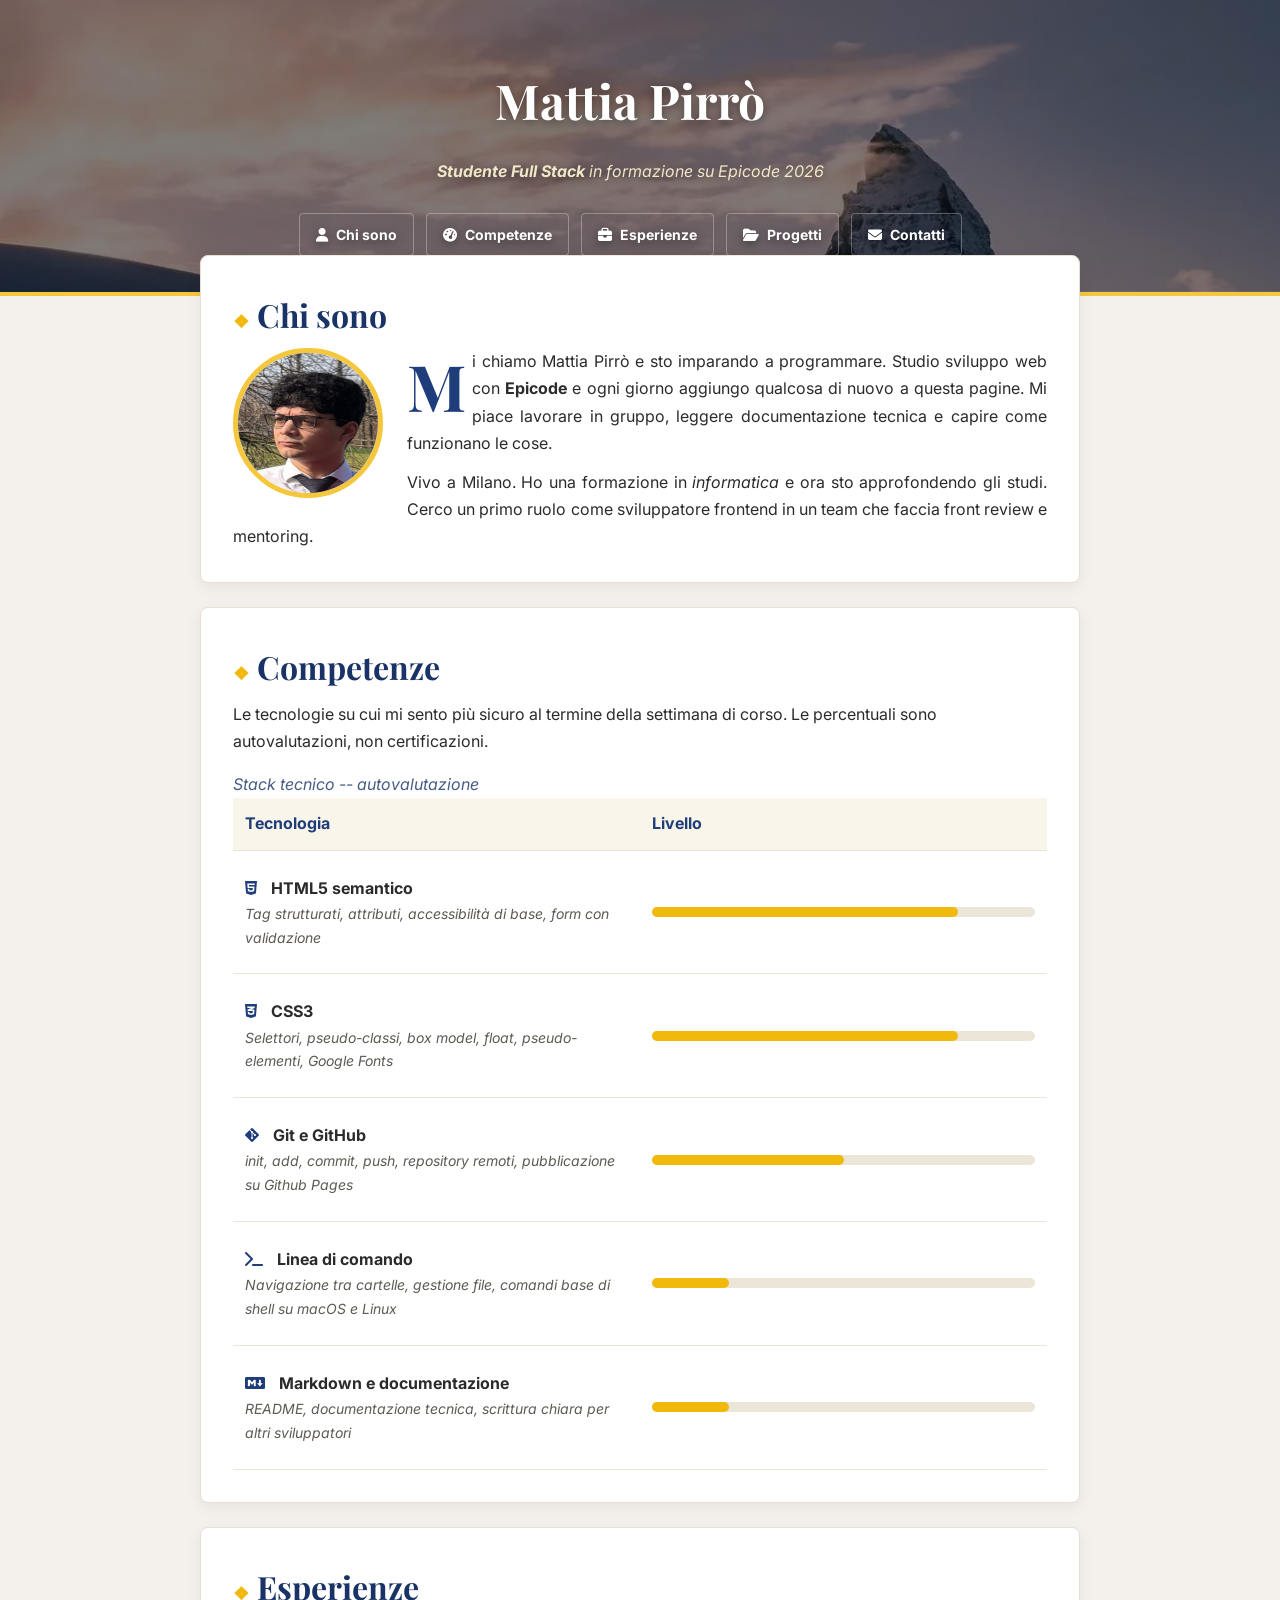
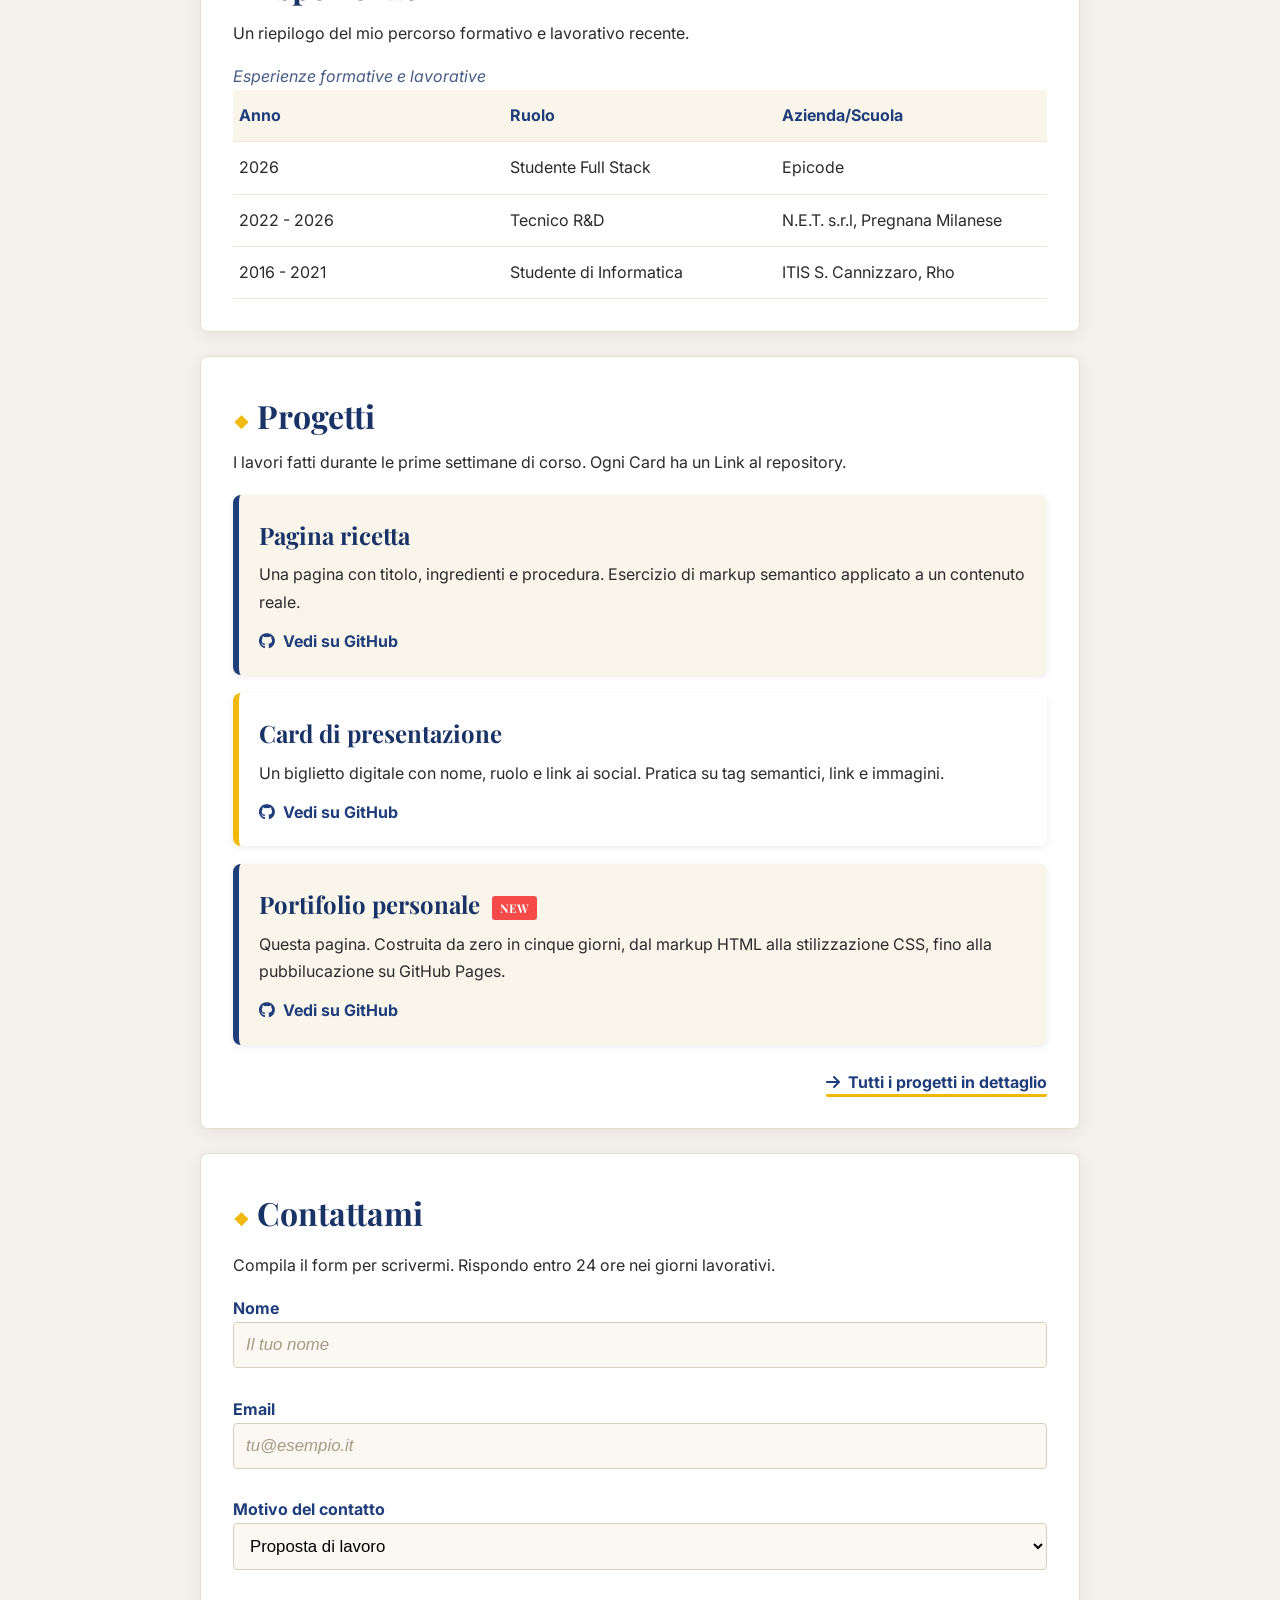
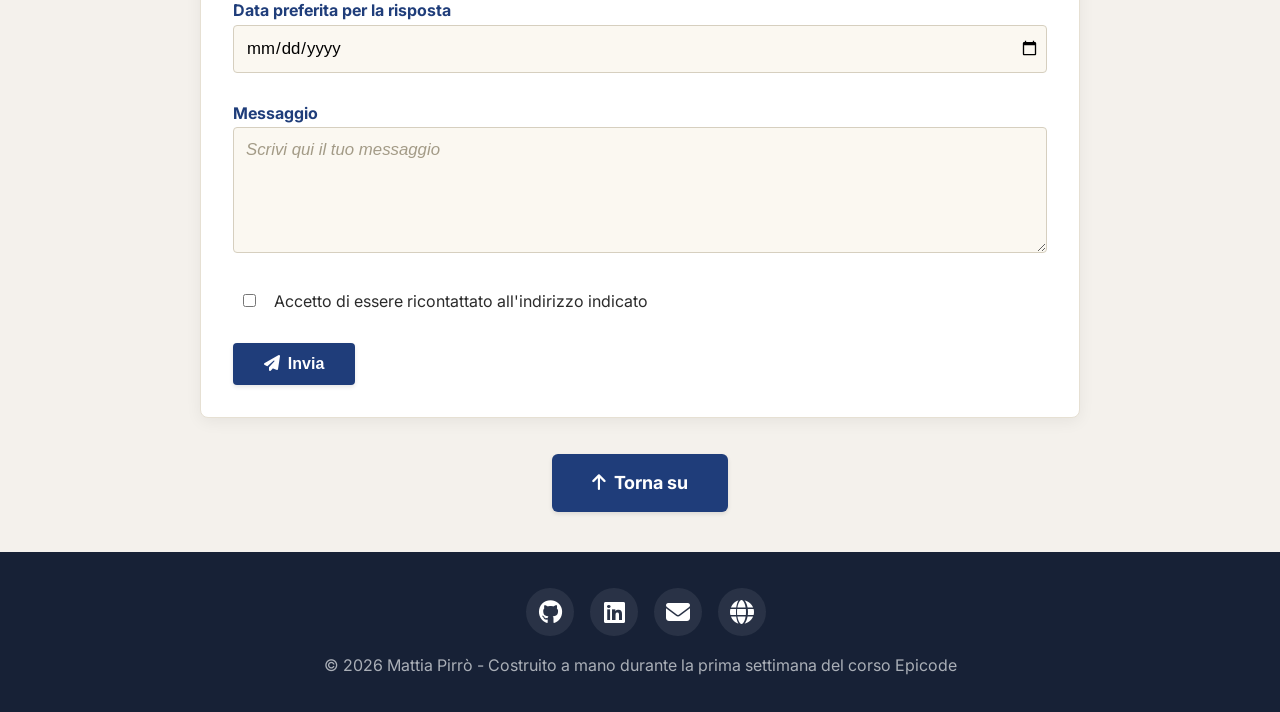
<file: index.html>
<!DOCTYPE html>
<html lang="it">

<head>
    <meta charset="UTF-8">
    <meta http-equiv="X-UA-Compatible" content="IE-edge">
    <meta name="viewport" content="width=device-width, initial-scale=1.0">
    <title>PROJECT WEEK 1</title>
    <link rel="stylesheet" href="assets/style.css">
    <link rel="stylesheet" href="https://cdnjs.cloudflare.com/ajax/libs/font-awesome/6.5.1/css/all.min.css">
</head>

<body>
    <header id="site-header">
        <h1>Mattia Pirrò</h1>
        <p class="tagline"><strong>Studente Full Stack </strong>in formazione su Epicode 2026</p>
        <nav>
            <ul>
                <li>
                    <a href="#chiSono" target="blank"><i class="fa-solid fa-user"></i>Chi sono</a>
                </li>
                <li>
                    <a href="#competenze" target="blank"><i class="fa-solid fa-gauge-high"></i>Competenze</a>
                </li>
                <li>
                    <a href="#esperienze" target="blank"><i class="fa-solid fa-briefcase"></i>Esperienze</a>
                </li>
                <li>
                    <a href="#progetti" target="blank"><i class="fa-solid fa-folder-open"></i>Progetti</a>
                </li>
                <li>
                    <a href="#contattami" target="blank"><i class="fa-solid fa-envelope"></i>Contatti</a>
                </li>
            </ul>
        </nav>
    </header>
    <main>
        <section id="chiSono">
            <h2>Chi sono</h2>
            <figure>
                <img src="./assets/mattia-pirro.jpg" alt="Foto Profilo" class="avatar">
            </figure>
            <p id="primo-paragrafo">Mi chiamo Mattia Pirrò e sto imparando a programmare. Studio sviluppo web con
                <strong>Epicode</strong>
                e ogni giorno aggiungo qualcosa di nuovo a questa pagine. Mi piace lavorare in gruppo, leggere
                documentazione tecnica e capire come funzionano le cose.
            </p>
            <p id="secondo-paragrafo">Vivo a Milano. Ho una formazione in <em>informatica</em> e ora sto approfondendo
                gli studi. Cerco un primo
                ruolo come sviluppatore frontend in un team che faccia front review e mentoring.</p>
        </section>
        <section id="competenze">
            <h2>Competenze</h2>
            <p>Le tecnologie su cui mi sento più sicuro al termine della settimana di corso. Le percentuali sono
                autovalutazioni, non certificazioni.</p>
            <table>
                <caption>Stack tecnico -- autovalutazione</caption>
                <thead>
                    <tr>
                        <th>Tecnologia</th>
                        <th>Livello</th>
                    </tr>
                </thead>
                <tbody>
                    <tr>
                        <td>
                            <h4><i class="fa-brands fa-html5"></i>HTML5 semantico</h4>
                            <p>Tag strutturati, attributi, accessibilità di base, form con validazione</p>
                        </td>
                        <td>
                            <div class="contenitore">
                                <div class="autovalutazione" id="primo"></div>
                            </div>
                        </td>
                    </tr>
                    <tr>
                        <td>
                            <h4><i class="fa-brands fa-css3-alt"></i>CSS3</h4>
                            <p>Selettori, pseudo-classi, box model, float, pseudo-elementi, Google Fonts</p>
                        </td>
                        <td>
                            <div class="contenitore">
                                <div class="autovalutazione" id="secondo"></div>
                            </div>
                        </td>
                    </tr>
                    <tr>
                        <td>
                            <h4><i class="fa-brands fa-git-alt"></i>Git e GitHub</h4>
                            <p>init, add, commit, push, repository remoti, pubblicazione su Github Pages</p>
                        </td>
                        <td>
                            <div class="contenitore">
                                <div class="autovalutazione" id="terzo"></div>
                            </div>
                        </td>
                    </tr>
                    <tr>
                        <td>
                            <h4><i class="fa-solid fa-terminal"></i>Linea di comando</h4>
                            <p>Navigazione tra cartelle, gestione file, comandi base di shell su macOS e Linux</p>
                        </td>
                        <td>
                            <div class="contenitore">
                                <div class="autovalutazione" id="quarto"></div>
                            </div>
                        </td>
                    </tr>
                    <tr>
                        <td>
                            <h4><i class="fa-brands fa-markdown"></i>Markdown e documentazione</h4>
                            <p>README, documentazione tecnica, scrittura chiara per altri sviluppatori</p>
                        </td>
                        <td>
                            <div class="contenitore">
                                <div class="autovalutazione" id="quinto"></div>
                            </div>
                        </td>
                    </tr>
                </tbody>
            </table>
        </section>
        <section id="esperienze">
            <h2>Esperienze</h2>
            <p>Un riepilogo del mio percorso formativo e lavorativo recente.</p>
            <table>
                <caption class="caption">Esperienze formative e lavorative</caption>
                <thead>
                    <tr>
                        <th scope="col">Anno</th>
                        <th scope="col">Ruolo</th>
                        <th scope="col">Azienda/Scuola</th>
                    </tr>
                </thead>
                <tbody>
                    <tr>
                        <td>2026</td>
                        <td>Studente Full Stack</td>
                        <td>Epicode</td>
                    </tr>
                    <tr>
                        <td>2022 - 2026</td>
                        <td>Tecnico R&D</td>
                        <td>N.E.T. s.r.l, Pregnana Milanese</td>
                    </tr>
                    <tr>
                        <td>2016 - 2021</td>
                        <td>Studente di Informatica</td>
                        <td>ITIS S. Cannizzaro, Rho</td>
                    </tr>
                </tbody>
            </table>
        </section>
        <section id="progetti">
            <h2>Progetti</h2>
            <p>I lavori fatti durante le prime settimane di corso. Ogni Card ha un Link al repository.</p>
            <article class="project">
                <h3>Pagina ricetta</h3>
                <p>Una pagina con titolo, ingredienti e procedura. Esercizio di markup semantico applicato a un
                    contenuto
                    reale.</p>
                <a href="javascript:void(0)" target="blank"><i class="fa-brands fa-github"></i>Vedi su GitHub</a>
            </article>
            <article class="project">
                <h3>Card di presentazione</h3>
                <p>Un biglietto digitale con nome, ruolo e link ai social. Pratica su tag semantici, link e immagini.
                </p>
                <a href="javascript:void(0)" target="blank"><i class="fa-brands fa-github"></i>Vedi su GitHub</a>
            </article>
            <article class="project">
                <h3>Portifolio personale</h3>
                <p>Questa pagina. Costruita da zero in cinque giorni, dal markup HTML alla stilizzazione CSS, fino alla
                    pubbilucazione su GitHub Pages.</p>
                <a href="https://github.com/mattia-pirro/PROGETTO-SETTIMANA-1" target="blank"><i
                        class="fa-brands fa-github"></i>Vedi su GitHub</a>
            </article>
            <div id="link-container">
                <a id="link-progetti" href="progetti.html" target="blank"><i class="fa-solid fa-arrow-right"></i>Tutti
                    i progetti in dettaglio</a>
            </div>
        </section>
        <section id="contattami">
            <form action="#">
                <h2>Contattami</h2>
                <p>Compila il form per scrivermi. Rispondo entro 24 ore nei giorni lavorativi.</p>
                <label for="nome">Nome</label>
                <br />
                <input type="text" id="nome" name="nome" placeholder="Il tuo nome" required>
                <br /><br />
                <label for="email">Email</label>
                <br />
                <input type="email" id="email" name="email" placeholder="tu@esempio.it" required>
                <br /><br />
                <label for="menù">Motivo del contatto</label>
                <br />
                <select id="menù" name="menù">
                    <option value="Lavoro">Proposta di lavoro</option>
                    <option value="Domanda">Domanda</option>
                    <option value="collaborazione">Collaborazione</option>
                    <option value="altro">Altro</option>
                </select>
                <br /><br />
                <label for="data">Data preferita per la risposta</label>
                <br />
                <input type="date" id="data" name="data">
                <br /><br />
                <label for="messaggio">Messaggio</label>
                <br />
                <textarea id="messaggio" name="messaggio" placeholder="Scrivi qui il tuo messaggio" rows="5"
                    required></textarea>
                <br /><br />
                <input type="checkbox" id="recontact" name="recontact" required>
                <label id="consenso" for="recontact">Accetto di essere ricontattato all'indirizzo indicato</label>
                <br /><br />
                <button type="submit"><i class="fa-solid fa-paper-plane"></i>Invia</button>
            </form>
        </section>
        <div id="button-container">
            <a href="#site-header" id="torna-su"><i class="fa-solid fa-arrow-up"></i>Torna su</a>
        </div>
    </main>
    <footer id="site-footer">
        <div id="icons-container">
            <div class="icone">
                <a href="https://github.com/mattia-pirro/PROGETTO-SETTIMANA-1"><i class="fa-brands fa-github"></i></a>
            </div>
            <div class="icone">
                </a href="javascript:void(0)" target="blank"><i class="fa-brands fa-linkedin"></i></a>
            </div>
            <div class="icone">
                </a href="javascript:void(0)" target="blank"><i class="fa-solid fa-envelope"></i></a>
            </div>
            <div class="icone">
                </a href="javascript:void(0)" target="blank"><i class="fa-solid fa-globe"></i></a>
            </div>
            <p>© 2026 Mattia Pirrò - Costruito a mano durante la prima settimana del corso Epicode</p>
        </div>
    </footer>
</body>

</html>
</file>
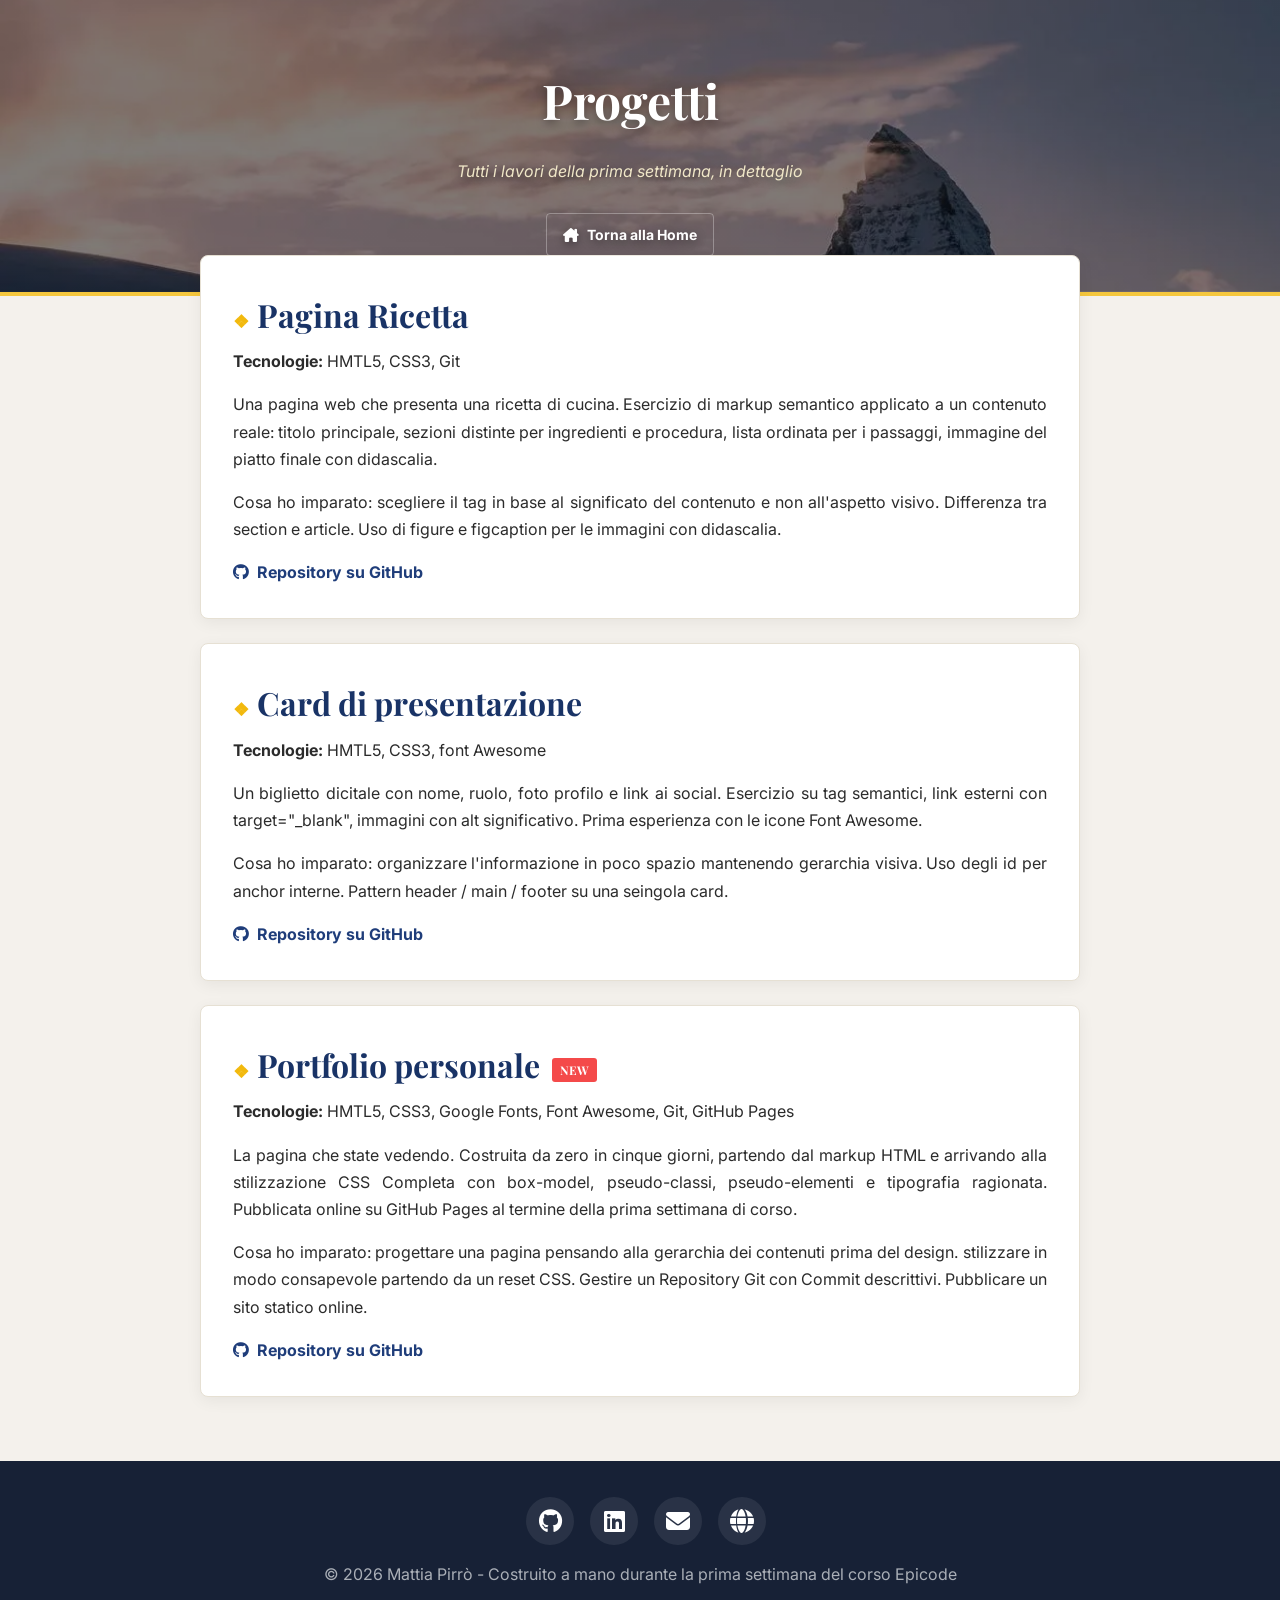
<file: progetti.html>
<!DOCTYPE html>
<html lang="it">

<head>
    <meta charset="UTF-8">
    <meta http-equiv="X-UA-Compatible" content="IE-edge">
    <meta name="viewport" content="width=device-width, initial-scale=1.0">
    <title>PROJECT WEEK 1</title>
    <link rel="stylesheet" href="assets/style.css">
    <link rel="stylesheet" href="https://cdnjs.cloudflare.com/ajax/libs/font-awesome/6.5.1/css/all.min.css">
</head>

<body>
    <header id="site-header">
        <h1>Progetti</h1>
        <p class="tagline">Tutti i lavori della prima settimana, in dettaglio</p>
        <nav>
            <ul>
                <li>
                    <a href="index.html" target="blank"><i class="fa-solid fa-house-chimney"></i>Torna alla Home</a>
                </li>
            </ul>
        </nav>
    </header>
    <main>
        <section class="scheda-progetto">
            <h2>Pagina Ricetta</h2>
            <p><strong>Tecnologie: </strong>HMTL5, CSS3, Git</p>
            <p>Una pagina web che presenta una ricetta di cucina. Esercizio di markup semantico applicato a un contenuto
                reale: titolo principale, sezioni distinte per ingredienti e procedura, lista ordinata per i passaggi,
                immagine del piatto finale con didascalia.
            </p>
            <p>Cosa ho imparato: scegliere il tag in base al significato del contenuto e non all'aspetto visivo.
                Differenza tra section e article. Uso di figure e figcaption per le immagini con didascalia.</p>
            <a class="git-link" href="javascript:void(0)" target="blank"><i class="fa-brands fa-github"></i>Repository
                su GitHub</a>
        </section>
        <section class="scheda-progetto">
            <h2>Card di presentazione</h2>
            <p><strong>Tecnologie: </strong>HMTL5, CSS3, font Awesome</p>
            <p>Un biglietto dicitale con nome, ruolo, foto profilo e link ai social. Esercizio su tag semantici, link
                esterni con target="_blank", immagini con alt significativo. Prima esperienza con le icone Font Awesome.
            </p>
            <p>Cosa ho imparato: organizzare l'informazione in poco spazio mantenendo gerarchia visiva. Uso degli id per
                anchor interne. Pattern header / main / footer su una seingola card.</p>
            <a class="git-link" href="javascript:void(0)" target="blank"><i class="fa-brands fa-github"></i>Repository
                su GitHub</a>
        </section>
        <section class="scheda-progetto">
            <h2>Portfolio personale</h2>
            <p><strong>Tecnologie: </strong>HMTL5, CSS3, Google Fonts, Font Awesome, Git, GitHub Pages</p>
            <p>La pagina che state vedendo. Costruita da zero in cinque giorni, partendo dal markup HTML e arrivando
                alla stilizzazione CSS Completa con box-model, pseudo-classi, pseudo-elementi e tipografia ragionata.
                Pubblicata online su GitHub Pages al termine della prima settimana di corso.</p>
            <p>Cosa ho imparato: progettare una pagina pensando alla gerarchia dei contenuti prima del design.
                stilizzare in modo consapevole partendo da un reset CSS. Gestire un Repository Git con Commit
                descrittivi. Pubblicare un sito statico online.</p>
            <a class="git-link" href="https://github.com/mattia-pirro/PROGETTO-SETTIMANA-1" target="blank"><i
                    class="fa-brands fa-github"></i>Repository
                su GitHub</a>
        </section>
    </main>
    <footer id="site-footer">
        <div id="icons-container">
            <div class="icone">
                <a href="https://github.com/mattia-pirro/PROGETTO-SETTIMANA-1"><i class="fa-brands fa-github"></i></a>
            </div>
            <div class="icone">
                </a href="javascript:void(0)" target="blank"><i class="fa-brands fa-linkedin"></i></a>
            </div>
            <div class="icone">
                </a href="javascript:void(0)" target="blank"><i class="fa-solid fa-envelope"></i></a>
            </div>
            <div class="icone">
                </a href="javascript:void(0)" target="blank"><i class="fa-solid fa-globe"></i></a>
            </div>
            <p>© 2026 Mattia Pirrò - Costruito a mano durante la prima settimana del corso Epicode</p>
        </div>
    </footer>
</body>

</html>
</file>
<file: assets/style.css>
/* Import */

@import url('https://fonts.googleapis.com/css2?family=Inter:ital,opsz,wght@0,14..32,100..900;1,14..32,100..900&display=swap');
@import url('https://fonts.googleapis.com/css2?family=Playfair+Display:ital,wght@0,400..900;1,400..900&display=swap');

/* Box-sizing */

*,
*::before,
*::after {
    box-sizing: border-box;
    margin: 0;
    padding: 0;
}

/* Body */

body {
    font-family: 'Inter', Arial, sans-serif;
    font-size: 16px;
    line-height: 1.7;
    color: #2b2b2b;
    background-color: #f4f1ec;
    margin: 0;
    padding: 0;
}

/* Header */

#site-header {
    background-image: linear-gradient(rgba(0, 0, 0, 0.5), rgba(0, 0, 0, 0.5)), url("../assets/header-bg.webp");
    background-size: cover;
    background-position: center;
    background-repeat: no-repeat;
    color: #ffffff;
    text-align: center;
    padding: 60px 20px 40px 0px;
    border-bottom: 4px solid hsl(45, 90%, 60%);
    text-shadow: 0 3px 10px rgba(0, 0, 0, 0.4);
}

#site-header h1 {
    font-family: 'Playfair Display', Georgia, serif;
    font-size: 3rem;
    font-weight: bold;
}

.tagline {
    color: #f0e7c8;
    font-style: italic;
}

#site-header p {
    margin-top: 16px;
}

/* Nav */

#site-header nav {
    margin-top: 32px;
}

#site-header nav ul {
    padding: 0;
    margin: 0;
}

#site-header nav ul li {
    display: inline-block;
}

#site-header nav a {
    text-decoration: none;
    font-size: 14px;
    color: #ffffff;
    font-weight: bold;
    line-height: 2.5;
    padding: 12px 16px;
    margin: 0px 4px;
    border-radius: 4px;
    border: 1px solid rgba(255, 255, 255, 0.3);
}

i {
    margin-right: 8px;
}

#site-header nav a:hover {
    color: hsl(220, 60%, 25%);
    background-color: hsl(45, 90%, 60%);
    border-color: hsl(45, 90%, 60%);
}

/* Main */

main {
    max-width: 920px;
    margin: 0 auto;
    padding: 40px 20px;
}

main section {
    padding: 32px;
    margin-bottom: 24px;
    border: 1px solid #e6e0d3;
    border-radius: 8px;
    box-shadow: 0 4px 16px rgba(0, 0, 0, 0.06);
}

main section:first-of-type {
    margin-top: -81px;
}

h2 {
    font-family: 'Playfair Display', Georgia, serif;
    font-size: 2rem;
    color: hsl(220, 60%, 25%);
    text-align: left;
    margin-bottom: 6px;
}

h3 {
    font-family: 'Playfair Display', Georgia, serif;
    font-size: 1.5rem;
    color: hsl(220, 60%, 25%);
    text-align: left;
    margin-bottom: 6px;
}

main section h2::before {
    content: "\2756 ";
    color: hsl(45, 90%, 50%);
    font-size: 18px;
    margin-right: 8px;
}

/* ChiSono */

#chiSono,
.scheda-progetto {
    background-color: #ffffff;
    text-align: justify;
    height: 40%;
}

#chiSono .avatar {
    width: 150px;
    height: 150px;
    border: 5px solid hsl(45, 90%, 60%);
    border-radius: 50%;
    float: left;
    margin: 0px 24px 12px 0px;
}

#chiSono #primo-paragrafo::first-letter {
    font-family: 'Playfair Display', Georgia, serif;
    font-size: 4rem;
    font-weight: bold;
    font-style: normal;
    line-height: 1.2;
    float: left;
    margin-right: 6px;
    color: hsl(220, 60%, 30%);
}

#secondo-paragrafo {
    margin-top: 12px;
}

/* Competenze */

#competenze {
    background-color: #ffffff;
    clear: both;
}

#competenze table {
    border-collapse: collapse;
    margin-top: 16px;
    padding: 0;
}

caption {
    color: hsl(220, 30%, 40%);
    text-align: left;
    font-style: italic;
}

#competenze th {
    color: hsl(220, 60%, 30%);
    text-align: left;
    background-color: #F9F5EA;
    padding: 12px 6px 12px 12px;
    border-bottom: 1px solid #ece6d8;
    width: 50%;
}

#competenze td {
    border-bottom: 1px solid #ece6d8;
    padding: 24px 12px 24px 12px;
}

#competenze i {
    color: hsl(220, 60%, 30%);
    padding-right: 6px;
}

#competenze td p {
    font-style: italic;
    color: #5c5a52;
    font-size: 14px;
}

#competenze table .contenitore {
    width: 100%;
    height: 10px;
    border-radius: 10px;
    background-color: #ece6d8;
    padding: 0;
}

#competenze table .autovalutazione {
    height: 10px;
    border-radius: 10px;
    background-color: hsl(45, 90%, 50%);
    padding: 0;
}

#primo {
    width: 80%;
}

#secondo {
    width: 80%;
}

#terzo {
    width: 50%;
}

#quarto {
    width: 20%;
}

#quinto {
    width: 20%;
}

/* Esperienze */

#esperienze {
    background-color: #ffffff;
    clear: both;
}

#esperienze caption {
    color: hsl(220, 30%, 40%);
    text-align: left;
}

#esperienze table {
    border-collapse: collapse;
    margin-top: 16px;
    padding: 0;
    text-align: left;
    width: 100%;
}

#esperienze th {
    color: hsl(220, 60%, 30%);
    background-color: #F9F5EA;
    padding: 12px 6px 12px 6px;
    border-bottom: 1px solid #ece6d8;
    width: 30%;
}

#esperienze td {
    border-bottom: 1px solid #ece6d8;
    padding: 12px 6px 12px 6px;
}

/* Progetti */

#progetti {
    background-color: #ffffff;
}

.project {
    margin-top: 18px;
    box-shadow: 0 2px 6px rgba(0, 0, 0, 0.08);
    padding: 20px;
}

.project a {
    display: inline-block;
    margin-top: 12px;
    color: hsl(220, 60%, 30%);
    text-decoration: none;
    font-weight: bold;
}

.project a:hover {
    color: hsl(220, 60%, 45%);
    border-bottom: 3px solid hsl(45, 90%, 50%);
}

.project:nth-of-type(odd) {
    background-color: #F9F5EA;
    border-left: 6px solid hsl(220, 60%, 30%);
    border-radius: 8px;
}

.project:nth-of-type(even) {
    background-color: #ffffff;
    border-left: 6px solid hsl(45, 90%, 50%);
    border-radius: 8px;
}

.project:last-of-type h3::after {
    content: "NEW";
    display: inline-block;
    padding: 2px 8px;
    margin-left: 12px;
    background-color: #F44A4A;
    color: #ffffff;
    font-size: 0.75rem;
    border-radius: 3px;
    vertical-align: middle;
}

#link-container {
    text-align: right;
    margin-top: 24px;
}

#link-progetti {
    color: hsl(220, 60%, 30%);
    text-decoration: none;
    padding-bottom: 2px;
    border-bottom: 3px solid hsl(45, 90%, 50%);
    border-radius: 2px;
    font-weight: bold;
}

#link-progetti:hover {
    color: hsl(220, 60%, 45%);
}

/* Contattami */

#contattami {
    background-color: #ffffff;
}

#contattami p {
    margin-top: 12px;
    margin-bottom: 16px;
}

label {
    font-weight: bold;
    color: #1F3D7A;
}

input,
textarea,
select {
    font-family: 'Helvetica Neue', Arial, sans-serif;
    width: 100%;
    padding: 12px 6px 12px 12px;
    border-radius: 4px;
    background-color: #FBF8F1;
    font-size: 1.05rem;
    border: 1px solid #d6cfbf;
}

input::placeholder,
textarea::placeholder {
    font-style: italic;
    color: #a39b87;
}

input:focus,
textarea:focus,
select:focus {
    background-color: white;
    border-color: hsl(220, 60%, 30%);
}

#consenso {
    color: #2b2b2b;
    font-weight: normal;
    margin-left: 4px;
}

#recontact {
    width: 4%;
}

button {
    color: white;
    font-size: 16px;
    background-color: hsl(220, 60%, 30%);
    font-weight: bold;
    width: 15%;
    padding: 12px 30px;
    border: none;
    border-radius: 4px;
    box-shadow: 0 2px 4px rgba(0, 0, 0, 0.1);
}

button:hover {
    background-color: hsl(220, 60%, 45%);
    box-shadow: 0 4px 10px rgba(0, 0, 0, 0.18);
}

/* TornaSu */

#button-container {
    text-align: center;
}

#torna-su {
    display: inline-block;
    color: white;
    font-size: 18px;
    background-color: hsl(220, 60%, 30%);
    font-weight: bold;
    width: 20%;
    text-align: center;
    text-decoration: none;
    padding: 14px 28px;
    border: none;
    border-radius: 6px;
    box-shadow: 0 2px 4px rgba(0, 0, 0, 0.1);
    margin-top: 12px;
}

#torna-su:hover {
    background-color: hsl(220, 60%, 45%);
    box-shadow: 0 4px 10px rgba(0, 0, 0, 0.18);
}

/* Footer */

#site-footer {
    background-color: hsl(220, 40%, 15%);
    color: #ffffff;
    font-size: 0.9rem;
    text-align: center;
    height: 160px;
}

#icons-container {
    padding-top: 36px;
}

.icone {
    display: inline-block;
    border-radius: 50%;
    width: 48px;
    height: 48px;
    background-color: rgba(255, 255, 255, 0.08);
    margin-left: 12px;
}

.icone:hover {
    color: hsl(220, 60%, 20%);
    background-color: hsl(45, 90%, 60%);
}

.icone i {
    margin: auto;
    padding: 12px;
    font-size: 24px;
}

#site-footer p {
    padding-top: 16px;
    color: #aaafb7;
    font-size: 16px;
}

#site-footer a {
    color: white;
    text-decoration: none;
}

#site-footer a:visited {
    color: white;
    text-decoration: none;
}

#site-footer a:hover {
    color: hsl(220, 60%, 20%);
}

/* Pagina progetti */

.scheda-progetto p {
    margin-bottom: 16px;
}

.scheda-progetto .git-link {
    color: hsl(220, 60%, 30%);
    text-decoration: none;
    font-weight: bold;
}

.scheda-progetto .git-link:hover {
    color: hsl(220, 60%, 45%);
    border-bottom: 3px solid hsl(45, 90%, 50%);
}

.scheda-progetto:last-of-type h2::after {
    content: "NEW";
    display: inline-block;
    padding: 2px 8px;
    margin-left: 12px;
    background-color: #F44A4A;
    color: #ffffff;
    font-size: 0.75rem;
    border-radius: 3px;
    vertical-align: middle;
}
</file>
